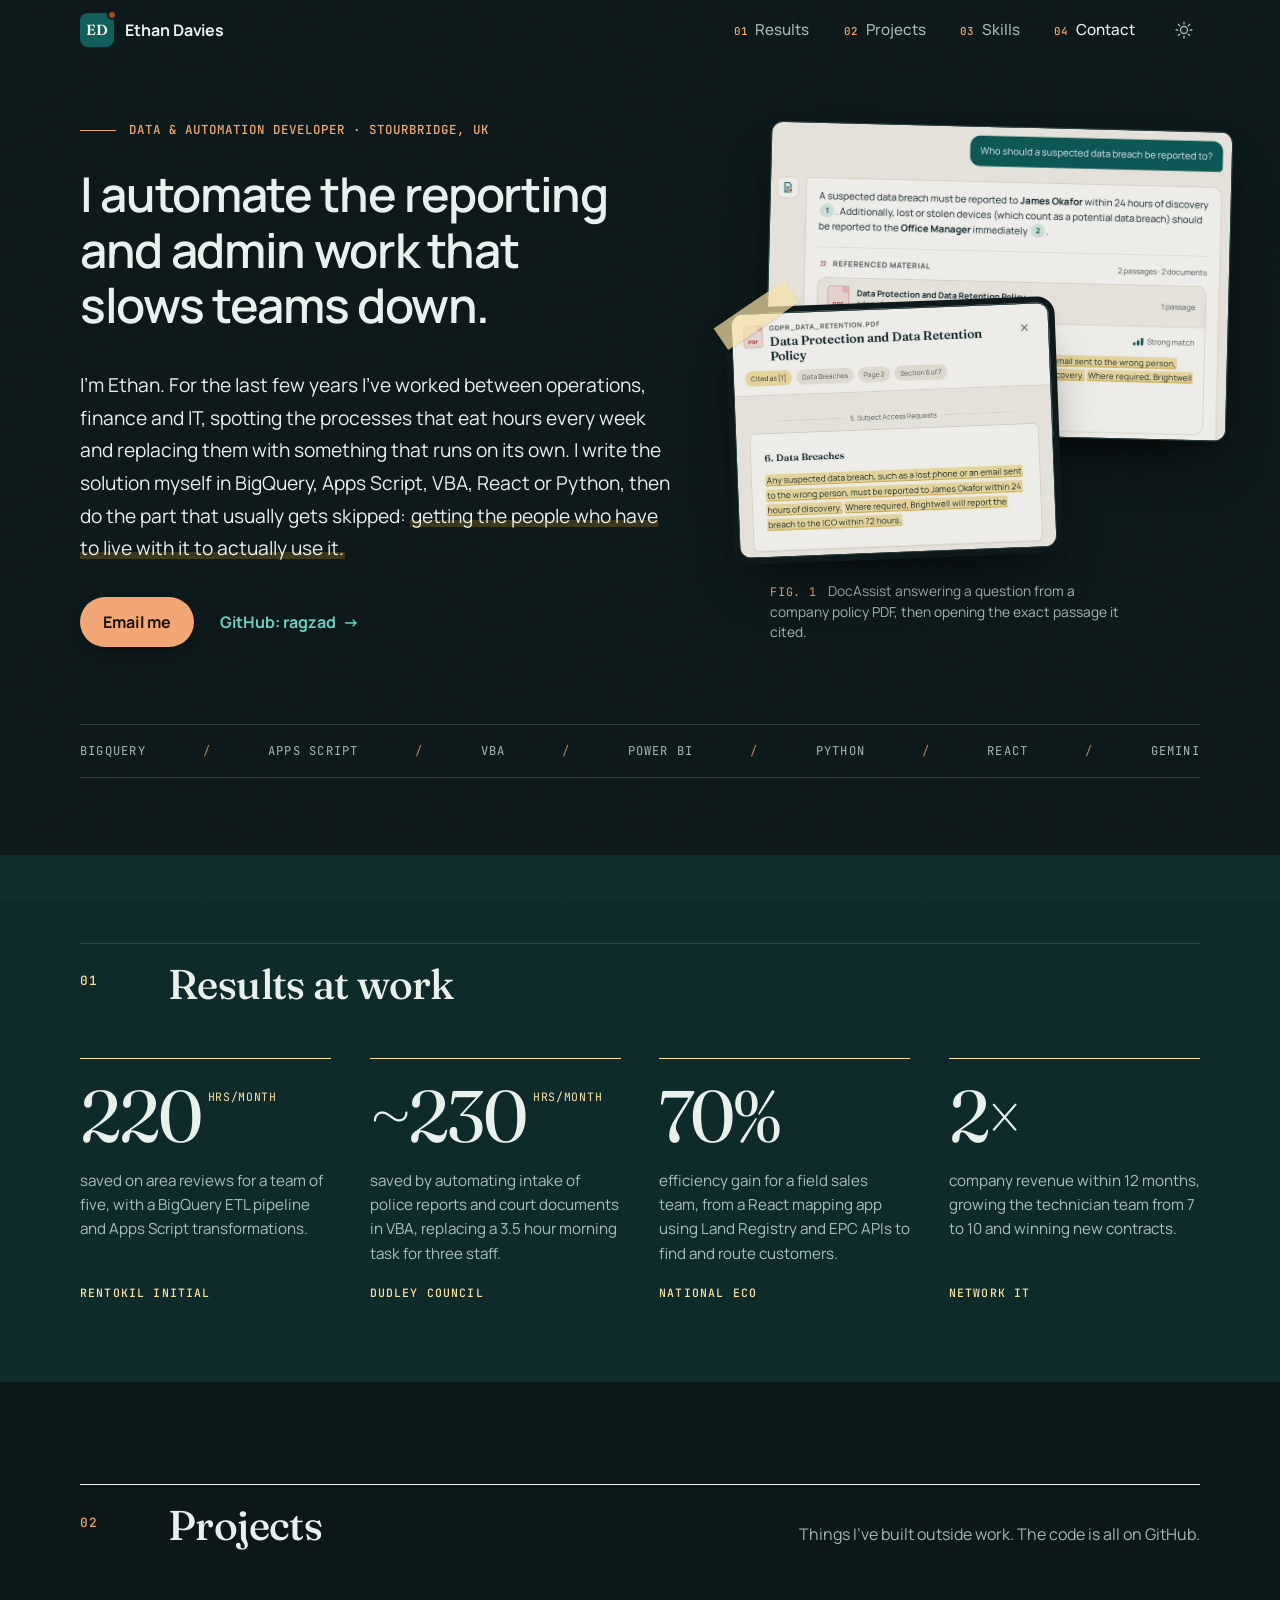
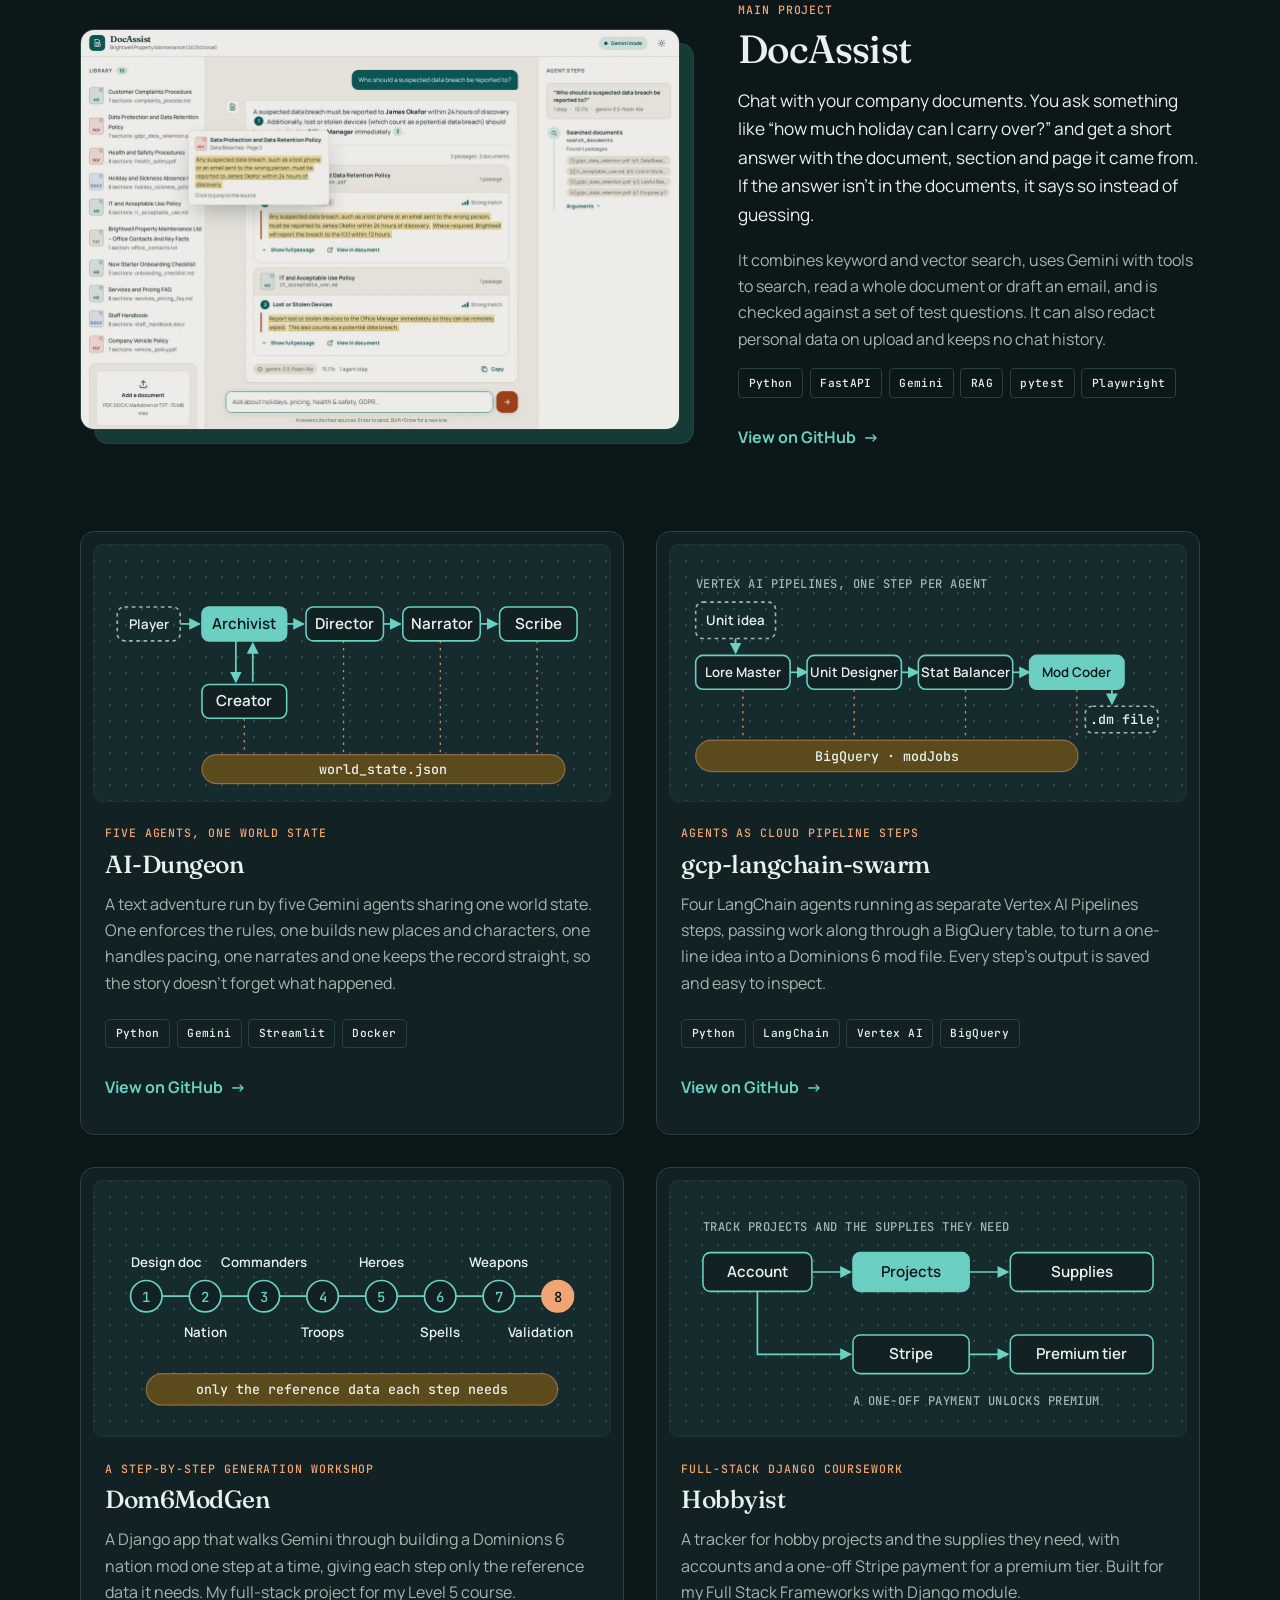
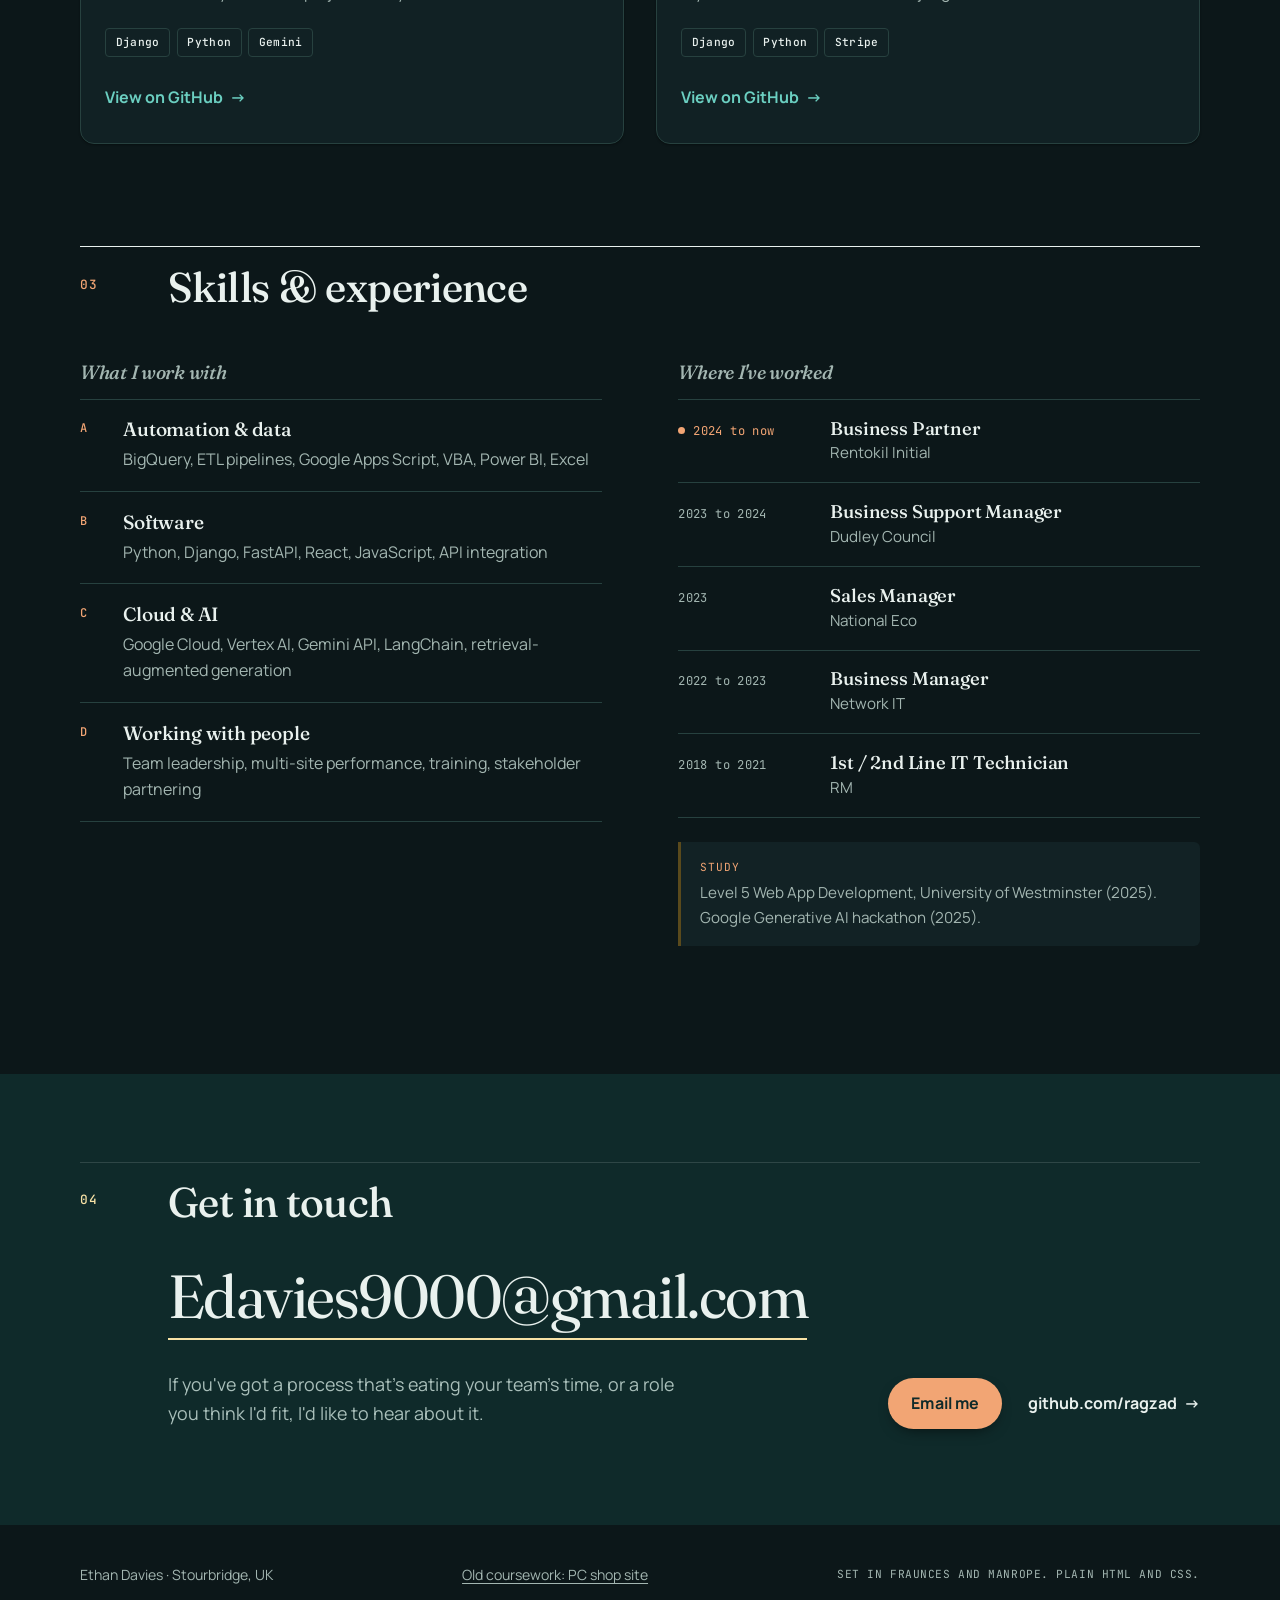
<file: index.html>
<!doctype html>
<html lang="en-GB" class="no-js">
<head>
  <meta charset="utf-8">
  <meta name="viewport" content="width=device-width, initial-scale=1">
  <title>Ethan Davies · Data &amp; automation developer</title>
  <meta name="description" content="Ethan Davies, data and automation developer in Stourbridge, UK. BigQuery, Apps Script, VBA, Power BI, Python and Gemini.">
  <meta name="color-scheme" content="dark light">
  <meta name="theme-color" content="#0C1719">
  <script>
    (function () {
      var d = document.documentElement, t = 'dark';
      try { t = localStorage.getItem('theme') === 'light' ? 'light' : 'dark'; } catch (e) {}
      d.setAttribute('data-theme', t);
      d.className = d.className.replace('no-js', 'js');
    })();
  </script>
  <link rel="canonical" href="https://ragzad.github.io/">
  <meta property="og:title" content="Ethan Davies · Data &amp; automation developer">
  <meta property="og:description" content="I automate the reporting and admin work that slows teams down.">
  <meta property="og:type" content="website">
  <meta property="og:url" content="https://ragzad.github.io/">
  <meta property="og:site_name" content="Ethan Davies">
  <meta property="og:locale" content="en_GB">
  <meta property="og:image" content="https://ragzad.github.io/assets/og.jpg">
  <meta property="og:image:width" content="1200">
  <meta property="og:image:height" content="630">
  <meta property="og:image:alt" content="Ethan Davies, data and automation developer. I automate the reporting and admin work that slows teams down.">
  <meta name="twitter:card" content="summary_large_image">
  <link rel="icon" href="assets/favicon.svg" type="image/svg+xml">
  <link rel="apple-touch-icon" href="assets/apple-touch-icon.png">
  <link rel="preconnect" href="https://fonts.googleapis.com">
  <link rel="preconnect" href="https://fonts.gstatic.com" crossorigin>
  <link rel="stylesheet" href="https://fonts.googleapis.com/css2?family=Fraunces:ital,opsz,wght@0,9..144,300..600;1,9..144,400..500&family=JetBrains+Mono:wght@400;500&family=Manrope:wght@400;500;700&display=swap">
  <link rel="preload" as="image" href="assets/hero-answer.webp" type="image/webp">
  <link rel="stylesheet" href="assets/site.css">
  <script src="assets/site.js" defer></script>
</head>
<body>
  <a class="skip" href="#main">Skip to content</a>

  <header class="top" id="top-bar">
    <div class="wrap top-inner">
      <a class="brand" href="#top" aria-label="Ethan Davies, back to top">
        <span class="mark" aria-hidden="true">ED</span>
        <span class="brand-name">Ethan Davies</span>
      </a>
      <div class="top-right">
      <nav aria-label="Sections">
        <ul>
          <li><a href="#results"><span class="n" aria-hidden="true">01</span>Results</a></li>
          <li><a href="#projects"><span class="n" aria-hidden="true">02</span>Projects</a></li>
          <li><a href="#skills"><span class="n" aria-hidden="true">03</span>Skills</a></li>
          <li><a href="#contact"><span class="n" aria-hidden="true">04</span>Contact</a></li>
        </ul>
      </nav>
      <button class="theme-toggle" type="button" aria-label="Light mode" aria-pressed="false" title="Switch to light mode">
        <svg class="sun" viewBox="0 0 24 24" fill="none" stroke="currentColor" stroke-width="1.6" stroke-linecap="round" aria-hidden="true" focusable="false"><circle cx="12" cy="12" r="4.2"/><path d="M12 2.5v2.2M12 19.3v2.2M2.5 12h2.2M19.3 12h2.2M5.3 5.3l1.6 1.6M17.1 17.1l1.6 1.6M5.3 18.7l1.6-1.6M17.1 6.9l1.6-1.6"/></svg>
        <svg class="moon" viewBox="0 0 24 24" fill="none" stroke="currentColor" stroke-width="1.6" stroke-linejoin="round" aria-hidden="true" focusable="false"><path d="M20 14.6A8.2 8.2 0 0 1 9.4 4a8.2 8.2 0 1 0 10.6 10.6z"/></svg>
      </button>
      </div>
    </div>
  </header>

  <main id="main">
    <section class="hero" id="top" aria-labelledby="hero-title">
      <div class="wrap hero-grid">
        <div class="hero-main">
          <p class="eyebrow">Data &amp; automation developer · Stourbridge, UK</p>
          <h1 id="hero-title">I automate the reporting and admin work that slows teams down.</h1>
          <p class="lead">
            I'm Ethan. For the last few years I've worked between operations, finance and IT, spotting the
            processes that eat hours every week and replacing them with something that runs on its own.
            I write the solution myself in BigQuery, Apps Script, VBA, React or Python, then do the part that
            usually gets skipped: <mark>getting the people who have to live with it to actually use it.</mark>
          </p>
          <p class="hero-links">
            <a class="btn" href="mailto:Edavies9000@gmail.com">Email me</a>
            <a class="link-arrow" href="https://github.com/ragzad">GitHub: ragzad</a>
            <!-- CV download: add when ready
            <a class="link-arrow" href="assets/Ethan-Davies-CV.pdf">Download my CV (PDF)</a>
            -->
          </p>
        </div>

        <figure class="plate" aria-labelledby="fig1">
          <div class="plate-stack">
            <a class="plate-back" href="https://github.com/ragzad/DocAssist" tabindex="-1" aria-hidden="true">
              <picture>
                <source srcset="assets/hero-answer.webp" type="image/webp">
                <img src="assets/hero-answer.jpg" width="1000" height="668" fetchpriority="high" decoding="async" alt="">
              </picture>
            </a>
            <div class="plate-front">
              <picture>
                <source srcset="assets/hero-source.webp" type="image/webp">
                <img src="assets/hero-source.jpg" width="760" height="585" decoding="async"
                     alt="The cited passage opened in the source document, section 6 on page 2, with the matching sentences highlighted">
              </picture>
            </div>
          </div>
          <figcaption id="fig1"><span class="fig-n">Fig. 1</span> DocAssist answering a question from a company policy PDF, then opening the exact passage it cited.</figcaption>
        </figure>
      </div>

      <div class="wrap">
        <p class="dateline" aria-label="Tools I use most">
          <span>BigQuery</span><span class="sep" aria-hidden="true">/</span><span>Apps Script</span><span class="sep" aria-hidden="true">/</span><span>VBA</span><span class="sep" aria-hidden="true">/</span><span>Power BI</span><span class="sep" aria-hidden="true">/</span><span>Python</span><span class="sep" aria-hidden="true">/</span><span>React</span><span class="sep" aria-hidden="true">/</span><span>Gemini</span>
        </p>
      </div>
    </section>

    <section class="results" id="results" aria-labelledby="results-title">
      <div class="wrap">
        <header class="sec-head on-band">
          <span class="sec-num" aria-hidden="true">01</span>
          <h2 id="results-title">Results at work</h2>
        </header>
        <ul class="stats">
          <li>
            <p class="num"><span class="fig" data-count="220">220</span><span class="unit">hrs/month</span></p>
            <p>saved on area reviews for a team of five, with a BigQuery ETL pipeline and Apps Script transformations.</p>
            <p class="where">Rentokil Initial</p>
          </li>
          <li>
            <p class="num"><span class="fig" data-count="230" data-prefix="~">~230</span><span class="unit">hrs/month</span></p>
            <p>saved by automating intake of police reports and court documents in VBA, replacing a 3.5 hour morning task for three staff.</p>
            <p class="where">Dudley Council</p>
          </li>
          <li>
            <p class="num"><span class="fig" data-count="70" data-suffix="%">70%</span></p>
            <p>efficiency gain for a field sales team, from a React mapping app using Land Registry and EPC APIs to find and route customers.</p>
            <p class="where">National Eco</p>
          </li>
          <li>
            <p class="num"><span class="fig">2&times;</span></p>
            <p>company revenue within 12 months, growing the technician team from 7 to 10 and winning new contracts.</p>
            <p class="where">Network IT</p>
          </li>
        </ul>
      </div>
    </section>

    <section class="section" id="projects" aria-labelledby="projects-title">
      <div class="wrap">
        <header class="sec-head">
          <span class="sec-num" aria-hidden="true">02</span>
          <h2 id="projects-title">Projects</h2>
          <p class="sec-note">Things I've built outside work. The code is all on GitHub.</p>
        </header>

        <article class="feature">
          <a class="feature-shot" href="https://github.com/ragzad/DocAssist" tabindex="-1" aria-hidden="true">
            <picture>
              <source srcset="assets/docassist.webp" type="image/webp">
              <img src="assets/docassist.jpg" width="1200" height="800" loading="lazy" decoding="async"
                   alt="DocAssist answering a question about company policy, with numbered citations and the referenced passages underneath">
            </picture>
          </a>
          <div class="feature-body">
            <p class="kicker">Main project</p>
            <h3><a href="https://github.com/ragzad/DocAssist">DocAssist</a></h3>
            <p class="feature-lead">
              Chat with your company documents. You ask something like &ldquo;how much holiday can I carry over?&rdquo; and
              get a short answer with the document, section and page it came from. If the answer isn't in the
              documents, it says so instead of guessing.
            </p>
            <p>
              It combines keyword and vector search, uses Gemini with tools to search, read a whole document or
              draft an email, and is checked against a set of test questions. It can also redact personal data on
              upload and keeps no chat history.
            </p>
            <ul class="tags" aria-label="Built with">
              <li>Python</li><li>FastAPI</li><li>Gemini</li><li>RAG</li><li>pytest</li><li>Playwright</li>
            </ul>
            <a class="link-arrow" href="https://github.com/ragzad/DocAssist">View on GitHub</a>
          </div>
        </article>

        <div class="grid">
          <article class="card">
            <div class="thumb" aria-hidden="true">
              <svg viewBox="0 0 400 190" role="presentation" focusable="false">
                <defs><marker id="ah1" viewBox="0 0 8 8" refX="7" refY="4" markerWidth="7" markerHeight="7" orient="auto"><path d="M0 0L8 4L0 8z" class="ahead"/></marker></defs>
                <g class="edges" marker-end="url(#ah1)">
                  <path d="M58 52H74"/><path d="M146 52H160"/><path d="M226 52H240"/><path d="M306 52H320"/>
                  <path d="M104 66V100"/><path d="M118 100V68"/>
                </g>
                <g class="dash"><path d="M111 130V160M193 66V160M273 66V160M353 66V160" /></g>
                <rect class="node ghost" x="6" y="38" width="52" height="28" rx="6"/><text class="lbl sm" x="32" y="56">Player</text>
                <rect class="node key" x="76" y="38" width="70" height="28" rx="6"/><text class="lbl on" x="111" y="56">Archivist</text>
                <rect class="node" x="162" y="38" width="64" height="28" rx="6"/><text class="lbl" x="194" y="56">Director</text>
                <rect class="node" x="242" y="38" width="64" height="28" rx="6"/><text class="lbl" x="274" y="56">Narrator</text>
                <rect class="node" x="322" y="38" width="64" height="28" rx="6"/><text class="lbl" x="354" y="56">Scribe</text>
                <rect class="node" x="76" y="102" width="70" height="28" rx="6"/><text class="lbl" x="111" y="120">Creator</text>
                <rect class="store" x="76" y="160" width="300" height="24" rx="12"/><text class="lbl mono" x="226" y="176">world_state.json</text>
              </svg>
            </div>
            <p class="kicker">Five agents, one world state</p>
            <h3><a href="https://github.com/ragzad/AI-Dungeon">AI-Dungeon</a></h3>
            <p>A text adventure run by five Gemini agents sharing one world state. One enforces the rules, one builds new places and characters, one handles pacing, one narrates and one keeps the record straight, so the story doesn't forget what happened.</p>
            <ul class="tags" aria-label="Built with"><li>Python</li><li>Gemini</li><li>Streamlit</li><li>Docker</li></ul>
            <a class="link-arrow" href="https://github.com/ragzad/AI-Dungeon">View on GitHub</a>
          </article>

          <article class="card">
            <div class="thumb" aria-hidden="true">
              <svg viewBox="0 0 400 190" role="presentation" focusable="false">
                <defs><marker id="ah2" viewBox="0 0 8 8" refX="7" refY="4" markerWidth="7" markerHeight="7" orient="auto"><path d="M0 0L8 4L0 8z" class="ahead"/></marker></defs>
                <g class="edges" marker-end="url(#ah2)">
                  <path d="M41 64V76"/><path d="M86 92H100"/><path d="M178 92H192"/><path d="M270 92H284"/><path d="M352 106V118"/>
                </g>
                <g class="dash"><path d="M47 106V146M139 106V146M231 106V146M323 106V146"/></g>
                <rect class="node ghost" x="8" y="34" width="66" height="30" rx="6"/><text class="lbl sm" x="41" y="53">Unit idea</text>
                <rect class="node" x="8" y="78" width="78" height="28" rx="6"/><text class="lbl sm" x="47" y="96">Lore Master</text>
                <rect class="node" x="100" y="78" width="78" height="28" rx="6"/><text class="lbl sm" x="139" y="96">Unit Designer</text>
                <rect class="node" x="192" y="78" width="78" height="28" rx="6"/><text class="lbl sm" x="231" y="96">Stat Balancer</text>
                <rect class="node key" x="284" y="78" width="78" height="28" rx="6"/><text class="lbl sm on" x="323" y="96">Mod Coder</text>
                <rect class="node ghost" x="330" y="120" width="60" height="22" rx="6"/><text class="lbl mono sm" x="360" y="135">.dm file</text>
                <rect class="store" x="8" y="148" width="316" height="26" rx="13"/><text class="lbl mono" x="166" y="165">BigQuery · modJobs</text>
                <text class="cap" x="8" y="22">Vertex AI Pipelines, one step per agent</text>
              </svg>
            </div>
            <p class="kicker">Agents as cloud pipeline steps</p>
            <h3><a href="https://github.com/ragzad/gcp-langchain-swarm">gcp-langchain-swarm</a></h3>
            <p>Four LangChain agents running as separate Vertex AI Pipelines steps, passing work along through a BigQuery table, to turn a one-line idea into a Dominions 6 mod file. Every step's output is saved and easy to inspect.</p>
            <ul class="tags" aria-label="Built with"><li>Python</li><li>LangChain</li><li>Vertex AI</li><li>BigQuery</li></ul>
            <a class="link-arrow" href="https://github.com/ragzad/gcp-langchain-swarm">View on GitHub</a>
          </article>

          <article class="card">
            <div class="thumb" aria-hidden="true">
              <svg viewBox="0 0 400 190" role="presentation" focusable="false">
                <path class="track" d="M30 82H370"/>
                <g class="steps">
                  <circle cx="30" cy="82" r="13"/><circle cx="78.6" cy="82" r="13"/><circle cx="127.1" cy="82" r="13"/><circle cx="175.7" cy="82" r="13"/>
                  <circle cx="224.3" cy="82" r="13"/><circle cx="272.9" cy="82" r="13"/><circle cx="321.4" cy="82" r="13"/><circle class="last" cx="370" cy="82" r="13"/>
                </g>
                <g class="stepn">
                  <text x="30" y="86.5">1</text><text x="78.6" y="86.5">2</text><text x="127.1" y="86.5">3</text><text x="175.7" y="86.5">4</text>
                  <text x="224.3" y="86.5">5</text><text x="272.9" y="86.5">6</text><text x="321.4" y="86.5">7</text><text x="370" y="86.5" class="on">8</text>
                </g>
                <g class="lbl sm">
                  <text x="17" y="58" style="text-anchor:start">Design doc</text><text x="127.1" y="58">Commanders</text><text x="224.3" y="58">Heroes</text><text x="321.4" y="58">Weapons</text>
                  <text x="78.6" y="116">Nation</text><text x="175.7" y="116">Troops</text><text x="272.9" y="116">Spells</text><text x="383" y="116" style="text-anchor:end">Validation</text>
                </g>
                <rect class="store" x="30" y="146" width="340" height="26" rx="13"/><text class="lbl mono" x="200" y="163">only the reference data each step needs</text>
              </svg>
            </div>
            <p class="kicker">A step-by-step generation workshop</p>
            <h3><a href="https://github.com/ragzad/Dom6ModGen">Dom6ModGen</a></h3>
            <p>A Django app that walks Gemini through building a Dominions 6 nation mod one step at a time, giving each step only the reference data it needs. My full-stack project for my Level 5 course.</p>
            <ul class="tags" aria-label="Built with"><li>Django</li><li>Python</li><li>Gemini</li></ul>
            <a class="link-arrow" href="https://github.com/ragzad/Dom6ModGen">View on GitHub</a>
          </article>

          <article class="card">
            <div class="thumb" aria-hidden="true">
              <svg viewBox="0 0 400 190" role="presentation" focusable="false">
                <defs><marker id="ah4" viewBox="0 0 8 8" refX="7" refY="4" markerWidth="7" markerHeight="7" orient="auto"><path d="M0 0L8 4L0 8z" class="ahead"/></marker></defs>
                <g class="edges" marker-end="url(#ah4)">
                  <path d="M104 62H136"/><path d="M234 62H266"/><path d="M59 78V130H136"/><path d="M234 130H266"/>
                </g>
                <rect class="node" x="14" y="46" width="90" height="32" rx="6"/><text class="lbl" x="59" y="66">Account</text>
                <rect class="node key" x="138" y="46" width="96" height="32" rx="6"/><text class="lbl on" x="186" y="66">Projects</text>
                <rect class="node" x="268" y="46" width="118" height="32" rx="6"/><text class="lbl" x="327" y="66">Supplies</text>
                <rect class="node" x="138" y="114" width="96" height="32" rx="6"/><text class="lbl" x="186" y="134">Stripe</text>
                <rect class="node" x="268" y="114" width="118" height="32" rx="6"/><text class="lbl" x="327" y="134">Premium tier</text>
                <text class="cap" x="14" y="28">Track projects and the supplies they need</text>
                <text class="cap" x="138" y="172">A one-off payment unlocks premium</text>
              </svg>
            </div>
            <p class="kicker">Full-stack Django coursework</p>
            <h3><a href="https://github.com/ragzad/Hobbyist">Hobbyist</a></h3>
            <p>A tracker for hobby projects and the supplies they need, with accounts and a one-off Stripe payment for a premium tier. Built for my Full Stack Frameworks with Django module.</p>
            <ul class="tags" aria-label="Built with"><li>Django</li><li>Python</li><li>Stripe</li></ul>
            <a class="link-arrow" href="https://github.com/ragzad/Hobbyist">View on GitHub</a>
          </article>
        </div>
      </div>
    </section>

    <section class="section" id="skills" aria-labelledby="skills-title">
      <div class="wrap">
        <header class="sec-head">
          <span class="sec-num" aria-hidden="true">03</span>
          <h2 id="skills-title">Skills &amp; experience</h2>
        </header>
        <div class="two-col">
          <div>
            <h3 class="col-title">What I work with</h3>
            <dl class="skills">
              <div><dt>Automation &amp; data</dt><dd>BigQuery, ETL pipelines, Google Apps Script, VBA, Power BI, Excel</dd></div>
              <div><dt>Software</dt><dd>Python, Django, FastAPI, React, JavaScript, API integration</dd></div>
              <div><dt>Cloud &amp; AI</dt><dd>Google Cloud, Vertex AI, Gemini API, LangChain, retrieval-augmented generation</dd></div>
              <div><dt>Working with people</dt><dd>Team leadership, multi-site performance, training, stakeholder partnering</dd></div>
            </dl>
          </div>
          <div>
            <h3 class="col-title" id="work-title">Where I've worked</h3>
            <ol class="timeline" aria-labelledby="work-title">
              <li><span class="when">2024 to now</span><span class="role">Business Partner</span><span class="org">Rentokil Initial</span></li>
              <li><span class="when">2023 to 2024</span><span class="role">Business Support Manager</span><span class="org">Dudley Council</span></li>
              <li><span class="when">2023</span><span class="role">Sales Manager</span><span class="org">National Eco</span></li>
              <li><span class="when">2022 to 2023</span><span class="role">Business Manager</span><span class="org">Network IT</span></li>
              <li><span class="when">2018 to 2021</span><span class="role">1st / 2nd Line IT Technician</span><span class="org">RM</span></li>
            </ol>
            <p class="edu"><span class="edu-label">Study</span> Level 5 Web App Development, University of Westminster (2025). Google Generative AI hackathon (2025).</p>
          </div>
        </div>
      </div>
    </section>

    <section class="contact" id="contact" aria-labelledby="contact-title">
      <div class="wrap contact-grid">
        <header class="sec-head on-band">
          <span class="sec-num" aria-hidden="true">04</span>
          <h2 id="contact-title">Get in touch</h2>
        </header>
        <div class="contact-body">
          <p class="contact-lead">If you've got a process that's eating your team's time, or a role you think I'd fit, I'd like to hear about it.</p>
          <p class="contact-mail"><a href="mailto:Edavies9000@gmail.com">Edavies9000@gmail.com</a></p>
          <p class="hero-links">
            <a class="btn btn-light" href="mailto:Edavies9000@gmail.com">Email me</a>
            <a class="link-arrow on-dark" href="https://github.com/ragzad">github.com/ragzad</a>
          </p>
        </div>
      </div>
    </section>
  </main>

  <footer class="foot">
    <div class="wrap foot-inner">
      <p>Ethan Davies · Stourbridge, UK</p>
      <p><a href="pc-shop/">Old coursework: PC shop site</a></p>
      <p class="colophon">Set in Fraunces and Manrope. Plain HTML and CSS.</p>
    </div>
  </footer>
</body>
</html>
</file>
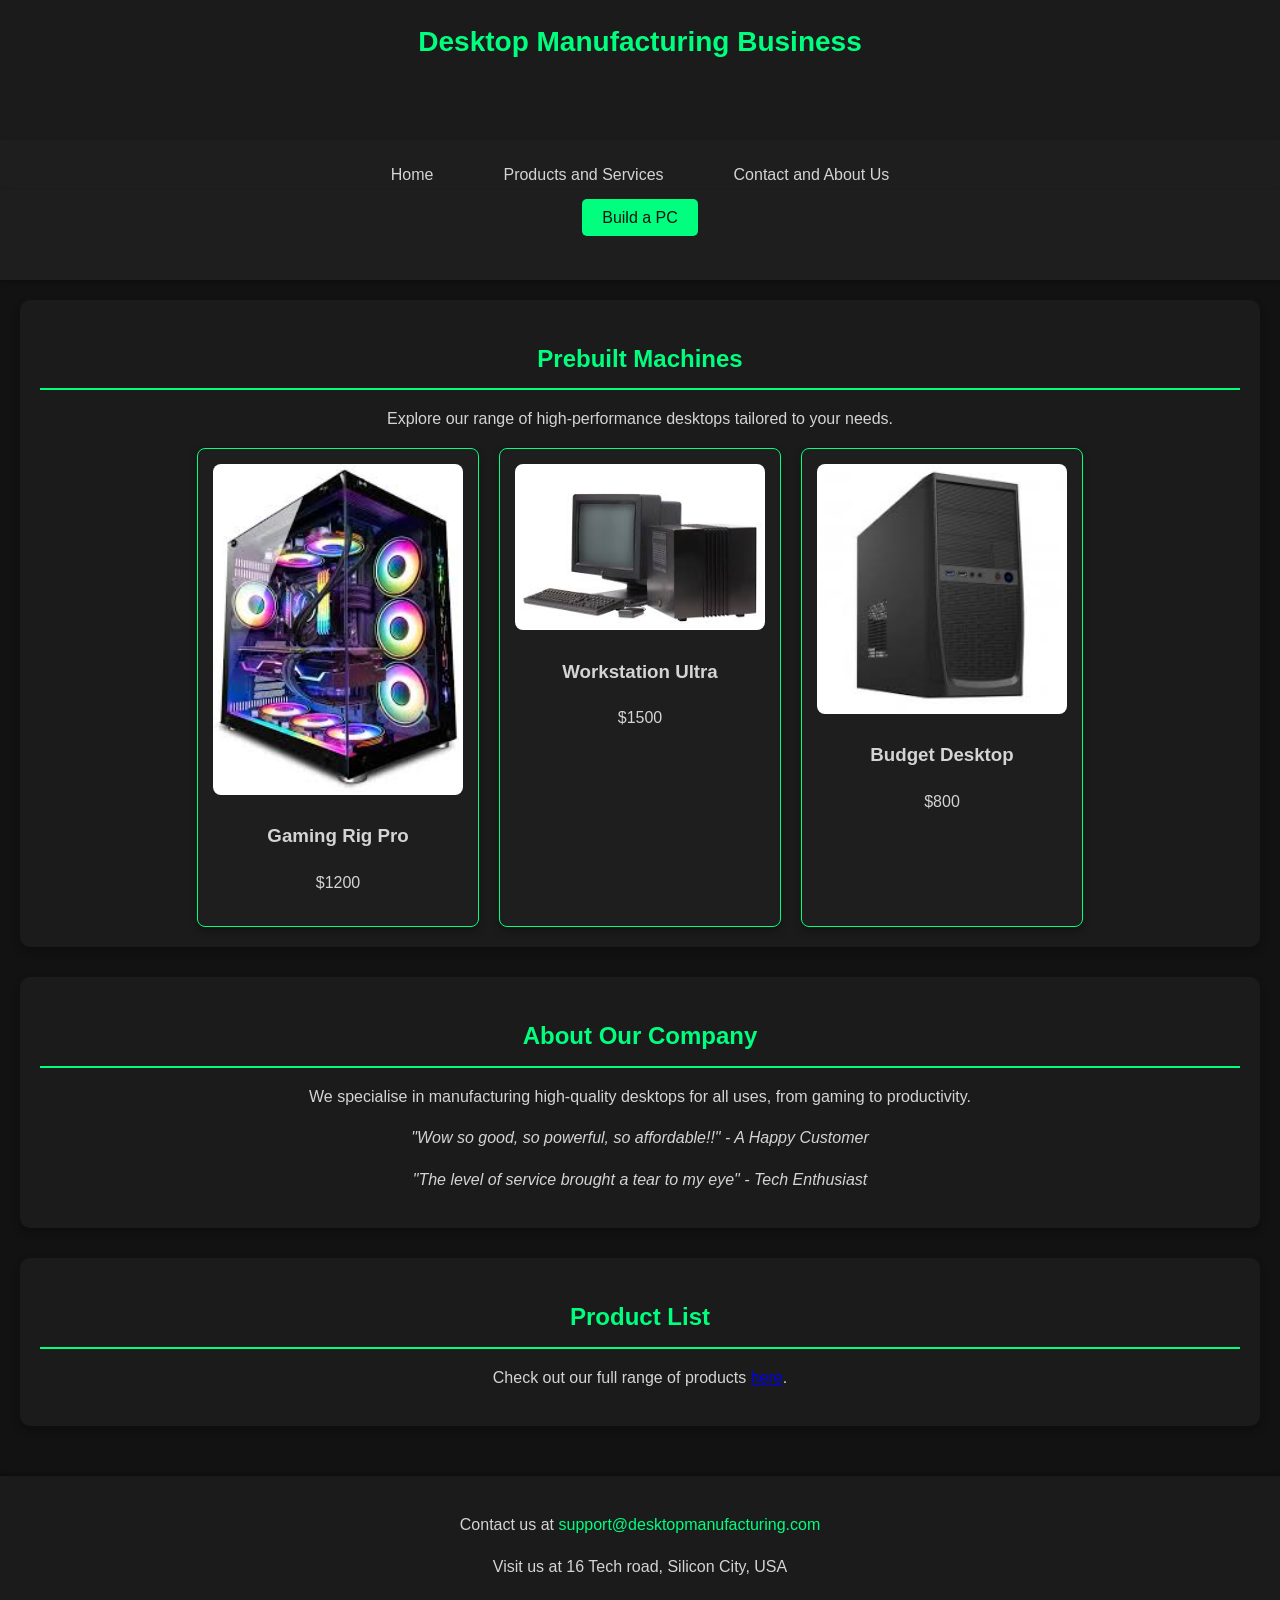
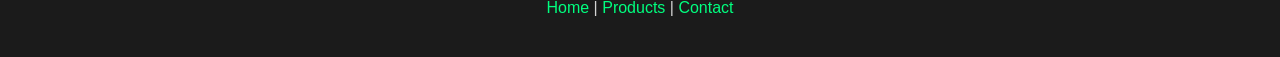
<file: pc-shop/index.html>
<!DOCTYPE html>
<html lang="en">
<head>
    <meta charset="UTF-8">
    <meta name="viewport" content="width=device-width, initial-scale=1.0">
    <title>Desktop Manufacturing Business - Home</title>
    <!-- Link to the external CSS file -->
    <link rel="stylesheet" href="styles.css">
</head>
<body>
    <!-- Header with logo -->
    <header>
        <div class="logo">Desktop Manufacturing Business</div>
    </header>

    <!-- Navigation bar -->
    <nav>
        <ul class="nav-links">
            <li><a href="index.html">Home</a></li>
            <li><a href="products.html">Products and Services</a></li>
            <li><a href="contact.html">Contact and About Us</a></li>
        </ul>
    </nav>

    <!-- Banner bar with Build a PC -->
    <div class="banner-bar">
        <a href="buildapc.html">Build a PC</a>
    </div>

    <!-- Content area -->
    <main>
        <!-- Prebuilt Machines Section -->
        <section class="section" id="prebuilt-machines">
            <h2>Prebuilt Machines</h2>
            <p>Explore our range of high-performance desktops tailored to your needs.</p>
            <div class="machines-container">
                <div class="machine-box">
                    <img src="images/one.jpg" alt="Gaming Rig Pro">
                    <h3>Gaming Rig Pro</h3>
                    <p>$1200</p>
                </div>
                <div class="machine-box">
                    <img src="images/two.jpg" alt="Workstation Ultra">
                    <h3>Workstation Ultra</h3>
                    <p>$1500</p>
                </div>
                <div class="machine-box">
                    <img src="images/three.jpg" alt="Budget Desktop">
                    <h3>Budget Desktop</h3>
                    <p>$800</p>
                </div>
            </div>
        </section>

        <!-- Intro Section -->
        <section class="section" id="company-intro">
            <h2>About Our Company</h2>
            <p>We specialise in manufacturing high-quality desktops for all uses, from gaming to productivity.</p>
            <blockquote>
                <em>"Wow so good, so powerful, so affordable!!" - A Happy Customer</em>
            </blockquote>
            <blockquote>
                <em>"The level of service brought a tear to my eye" - Tech Enthusiast</em>
            </blockquote>
        </section>

        <!-- Product List Section -->
        <section class="section" id="product-list">
            <h2>Product List</h2>
            <p>Check out our full range of products <a href="products.html">here</a>.</p>
        </section>
    </main>

    <!-- Footer Section -->
    <footer class="footer">
        <p>Contact us at <a href="mailto:support@desktopmanufacturing.com">support@desktopmanufacturing.com</a></p>
        <p>Visit us at 16 Tech road, Silicon City, USA</p>
        <p><a href="index.html">Home</a> | <a href="products.html">Products</a> | <a href="contact.html">Contact</a></p>
    </footer>
</body>
</html>
</file>
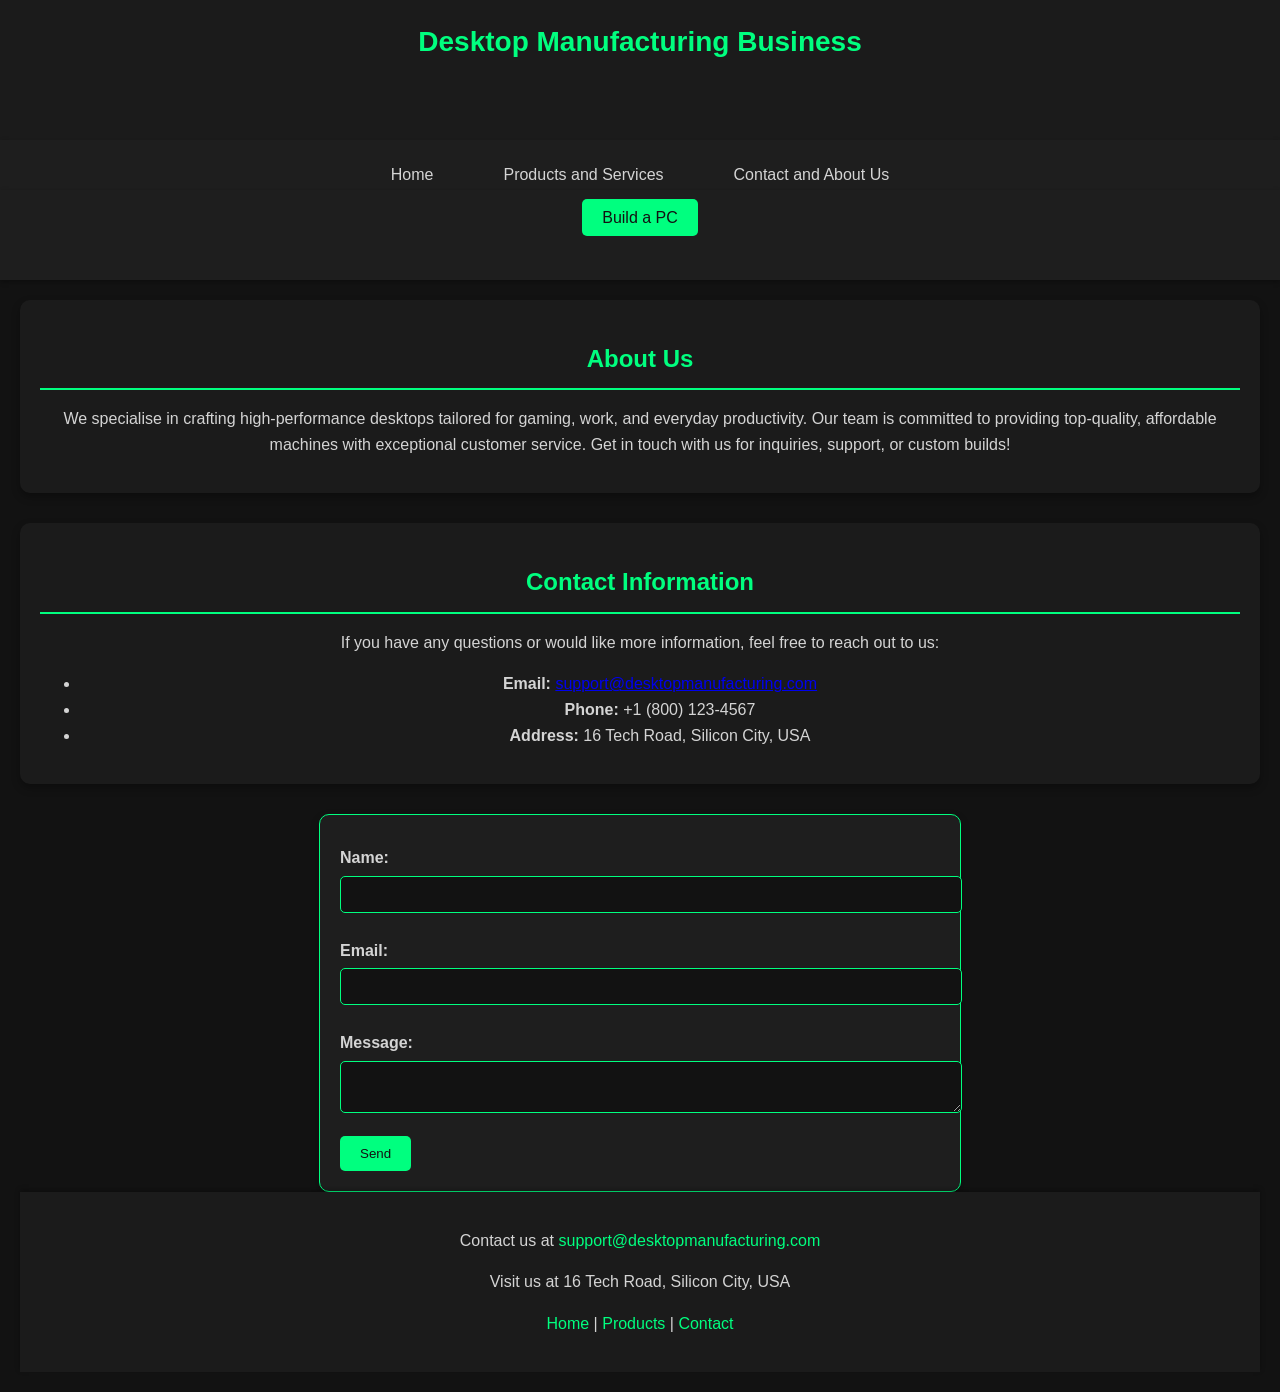
<file: pc-shop/contact.html>
<!DOCTYPE html>
<html lang="en">
<head>
    <meta charset="UTF-8">
    <meta name="viewport" content="width=device-width, initial-scale=1.0">
    <title>Desktop Manufacturing Business - Contact</title>
    <link rel="stylesheet" href="styles.css">
</head>
<body>
    <!-- Header with logo -->
    <header>
        <div class="logo">Desktop Manufacturing Business</div>
    </header>

    <!-- Navigation bar -->
    <nav>
        <ul class="nav-links">
            <li><a href="index.html">Home</a></li>
            <li><a href="products.html">Products and Services</a></li>
            <li><a href="contact.html">Contact and About Us</a></li>
        </ul>
    </nav>

    <!-- Banner bar with Build a PC -->
    <div class="banner-bar">
        <a href="buildapc.html">Build a PC</a>
    </div>

    <!-- Main Content -->
    <main>
        <!-- Company Synopsis -->
        <section class="section" id="company-synopsis">
            <h2>About Us</h2>
            <p>We specialise in crafting high-performance desktops tailored for gaming, work, and everyday productivity. Our team is committed to providing top-quality, affordable machines with exceptional customer service. Get in touch with us for inquiries, support, or custom builds!</p>
        </section>

        <!-- Contact Information -->
        <section class="section" id="contact-info">
            <h2>Contact Information</h2>
            <p>If you have any questions or would like more information, feel free to reach out to us:</p>
            <ul>
                <li><strong>Email:</strong> <a href="mailto:support@desktopmanufacturing.com">support@desktopmanufacturing.com</a></li>
                <li><strong>Phone:</strong> +1 (800) 123-4567</li>
                <li><strong>Address:</strong> 16 Tech Road, Silicon City, USA</li>
            </ul>
        </section>
        <!-- Contact form -->
        <form id="contact-form">
            <label for="name">Name:</label>
            <input type="text" id="name" required>
            
            <label for="email">Email:</label>
            <input type="email" id="email" required>
            
            <label for="message">Message:</label>
            <textarea id="message" required></textarea>
            
            <button type="submit">Send</button>
        </form>
    <script>
        document.getElementById('contact-form').addEventListener('submit', function(event) {
            event.preventDefault();
            const name = document.getElementById('name').value.trim();
            const email = document.getElementById('email').value.trim();
            const message = document.getElementById('message').value.trim();
        
            if (name && email && message) {
                alert('Message sent successfully!');
                this.reset();
            } else {
                alert('Please fill out all fields.');
            }
        });
    </script>
        

    <!-- Footer Section -->
    <footer class="footer">
        <p>Contact us at <a href="mailto:support@desktopmanufacturing.com">support@desktopmanufacturing.com</a></p>
        <p>Visit us at 16 Tech Road, Silicon City, USA</p>
        <p><a href="index.html">Home</a> | <a href="products.html">Products</a> | <a href="contact.html">Contact</a></p>
    </footer>
</body>
</html>
</file>
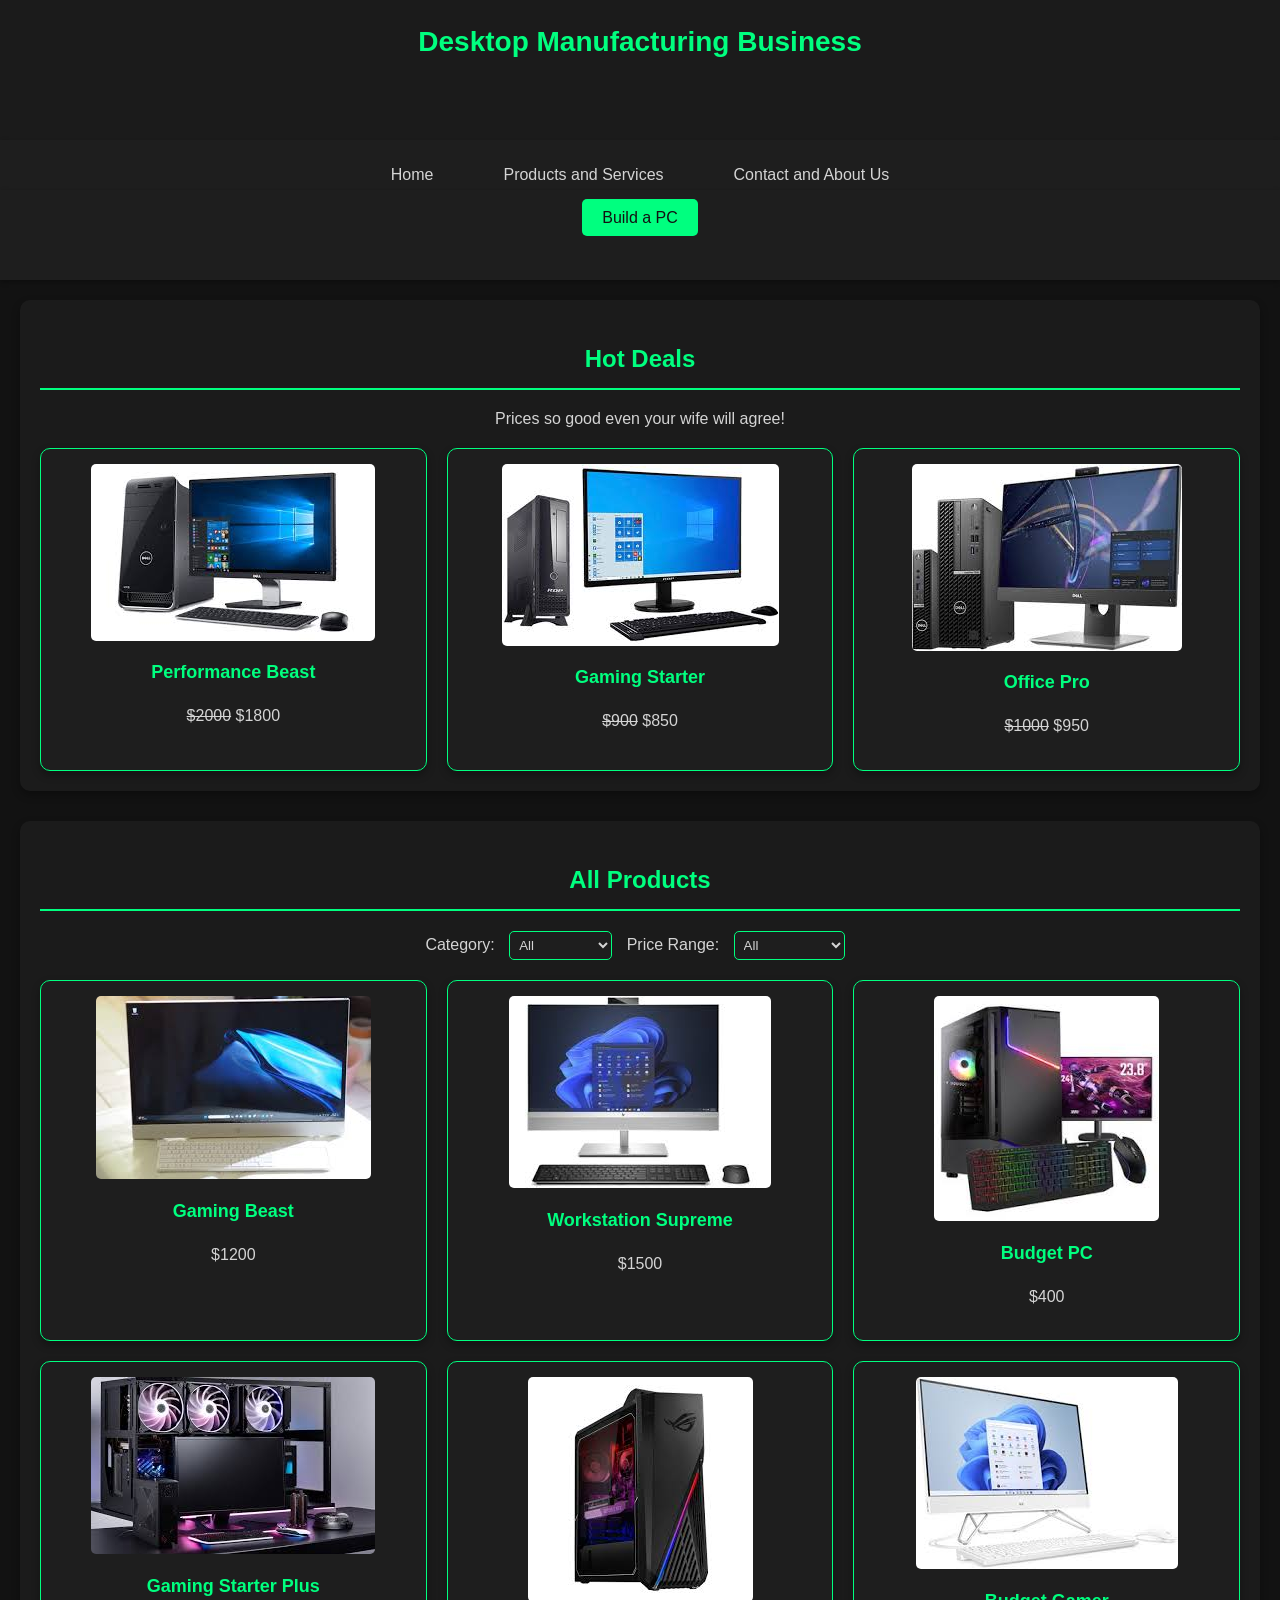
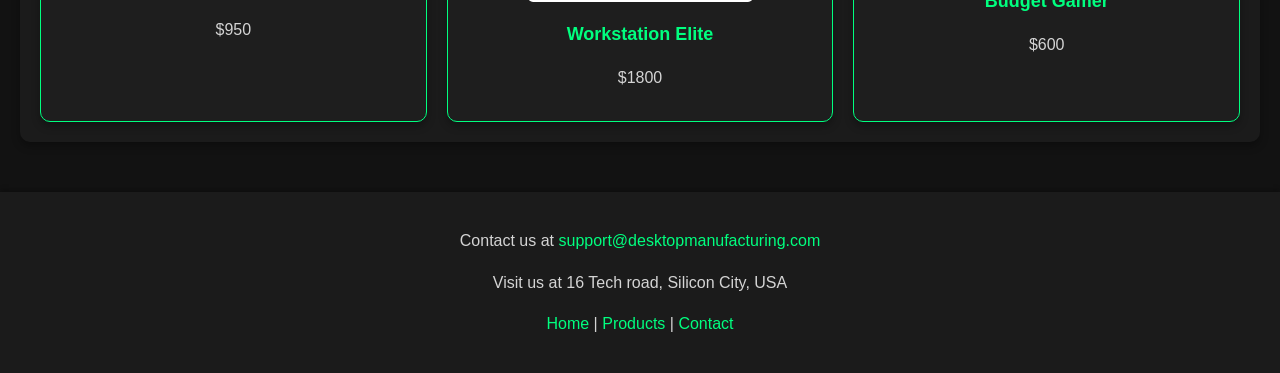
<file: pc-shop/products.html>
<!DOCTYPE html>
<html lang="en">
<head>
    <meta charset="UTF-8">
    <meta name="viewport" content="width=device-width, initial-scale=1.0">
    <title>Desktop Manufacturing Business - Products and Services</title>
    <link rel="stylesheet" href="styles.css">
</head>
<body>
    <!-- Header with logo -->
    <header>
        <div class="logo">Desktop Manufacturing Business</div>
    </header>

    <!-- Navigation bar -->
    <nav>
        <ul class="nav-links">
            <li><a href="index.html">Home</a></li>
            <li><a href="products.html">Products and Services</a></li>
            <li><a href="contact.html">Contact and About Us</a></li>
        </ul>
    </nav>

    <!-- Banner bar with Build a PC -->
    <div class="banner-bar">
        <a href="buildapc.html">Build a PC</a>
    </div>

    <!-- Content area -->
    <main>
        <!-- Hot Deals Section -->
        <section class="section" id="hot-deals">
            <h2>Hot Deals</h2>
            <p>Prices so good even your wife will agree!</p>
            <div class="deals-container">
                <div class="deal-box">
                    <img src="images/deal-one.jpg" alt="Performance Beast">
                    <h3>Performance Beast</h3>
                    <p><strike>$2000</strike> $1800</p> <!--Strike to simulate "Discount"-->
                </div>
                <div class="deal-box">
                    <img src="images/deal-two.jpg" alt="Gaming Starter">
                    <h3>Gaming Starter</h3>
                    <p><strike>$900</strike> $850</p>
                </div>
                <div class="deal-box">
                    <img src="images/deal-three.jpg" alt="Office Pro">
                    <h3>Office Pro</h3>
                    <p><strike>$1000</strike> $950</p>
                </div>
            </div>
        </section>

        <!-- Filterable Product List -->
        <section class="section" id="product-list">
            <h2>All Products</h2>
            <div class="filter-bar">
                <label for="category">Category:</label>
                <select id="category">
                    <option value="all">All</option>
                    <option value="gaming">Gaming</option>
                    <option value="workstation">Workstation</option>
                    <option value="budget">Budget</option>
                </select>

                <label for="price-range">Price Range:</label>
                <select id="price-range">
                    <option value="all">All</option>
                    <option value="0-500">Under $500</option>
                    <option value="500-1000">$500 - $1000</option>
                    <option value="1000+">Above $1000</option>
                </select>
            </div>

            <div class="products-container">
                <div class="product-box" data-category="gaming" data-price="1200">
                    <img src="images/product-one.jpg" alt="Gaming Beast">
                    <h3>Gaming Beast</h3>
                    <p>$1200</p>
                </div>
                <div class="product-box" data-category="workstation" data-price="1500">
                    <img src="images/product-two.jpg" alt="Workstation Supreme">
                    <h3>Workstation Supreme</h3>
                    <p>$1500</p>
                </div>
                <div class="product-box" data-category="budget" data-price="400">
                    <img src="images/product-three.jpg" alt="Budget PC">
                    <h3>Budget PC</h3>
                    <p>$400</p>
                </div>
                <div class="product-box" data-category="gaming" data-price="950">
                    <img src="images/product-four.jpg" alt="Gaming Starter Plus">
                    <h3>Gaming Starter Plus</h3>
                    <p>$950</p>
                </div>
                <div class="product-box" data-category="workstation" data-price="1800">
                    <img src="images/product-five.jpg" alt="Workstation Elite">
                    <h3>Workstation Elite</h3>
                    <p>$1800</p>
                </div>
                <div class="product-box" data-category="budget" data-price="600">
                    <img src="images/product-six.jpg" alt="Budget Gamer">
                    <h3>Budget Gamer</h3>
                    <p>$600</p>
                </div>
                <!-- Add more products as needed, Alternatively will create a seperate database that can push this information via an API -->
            </div>
        </section>
    </main>

    <!-- Footer Section -->
    <footer class="footer">
        <p>Contact us at <a href="mailto:support@desktopmanufacturing.com">support@desktopmanufacturing.com</a></p>
        <p>Visit us at 16 Tech road, Silicon City, USA</p>
        <p><a href="index.html">Home</a> | <a href="products.html">Products</a> | <a href="contact.html">Contact</a></p>
    </footer>

<!-- JavaScript for Filtering -->
<script>
// When the user changes a selection, the filterProducts function is called.
document.getElementById('category').addEventListener('change', filterProducts);
document.getElementById('price-range').addEventListener('change', filterProducts);

/**
 * This function filters the products based on the selected category and price range.
 */
function filterProducts() {
    // I grab the selected values from the dropdowns
    const category = document.getElementById('category').value;
    const priceRange = document.getElementById('price-range').value;

    // I select all product boxes that I need to filter
    const products = document.querySelectorAll('.product-box');

    // I go through each product and check if it matches the selected filters
    products.forEach(product => {
        const productCategory = product.dataset.category;  // Get the category of the current product
        const productPrice = parseInt(product.dataset.price, 10);  // Get the price of the product

        let show = true;  // I assume the product should be shown

        // Check if the product's category matches the selected category
        if (category !== 'all' && category !== productCategory) {
            show = false; // If not, hide the product
        }

        // See if the product's price falls within the selected price range
        if (priceRange !== 'all') {
            const [min, max] = priceRange.split('-').map(Number);  // Get the min and max price from the selected range
            if (productPrice < (min || 0) || productPrice > (max || Infinity)) {
                show = false;  // If not in the range, hide the product
            }
        }

        // Finally, I display or hide the product based on whether it matches the filters
        product.style.display = show ? 'block' : 'none';
    });
}
    </script>
</body>
</html>
</file>
<file: assets/site.css>
/* Harbour & Ember, shared with DocAssist (see github.com/ragzad/DocAssist/blob/main/docs/DESIGN.md) */
:root {
  --harbour: #0F5E5C;
  --harbour-deep: #0B4846;
  --ember: #A8471E;
  --parchment: #F6F2EA;
  --honey: #F7E2A6;
  --ink: #132A2E;

  --bg: var(--parchment);
  --surface: #FFFDF9;
  --surface-2: #EFE8DC;
  --line: #DCD2C1;
  --line-soft: #E8E0D2;
  --text: var(--ink);
  --muted: #56625F;
  --primary: var(--harbour);
  --primary-soft: #DCEDE8;
  --accent: var(--ember);
  --mark: var(--honey);
  --band: var(--harbour);
  --band-text: #F6F2EA;
  --band-muted: #CFE1DC;
  --band-line: rgba(246, 242, 234, .2);
  --grain-opacity: .55;
  --grain-blend: multiply;

  --font-display: "Fraunces", Georgia, "Times New Roman", serif;
  --font-body: "Manrope", system-ui, -apple-system, "Segoe UI", Roboto, sans-serif;
  --font-mono: "JetBrains Mono", ui-monospace, SFMono-Regular, Menlo, Consolas, monospace;

  --r-sm: 6px; --r-md: 10px; --r-lg: 14px;
  --shadow-1: 0 1px 2px rgba(19, 42, 46, .06), 0 1px 1px rgba(19, 42, 46, .04);
  --shadow-2: 0 14px 34px -12px rgba(19, 42, 46, .22), 0 3px 8px rgba(19, 42, 46, .06);
  --shadow-plate: 0 30px 60px -28px rgba(19, 42, 46, .38), 0 8px 18px -8px rgba(19, 42, 46, .16);
  --ease: cubic-bezier(.2, .7, .2, 1);
  --t: 200ms var(--ease);
  --wrap: 1200px;
  --header-h: 60px;
}

/* Dark is the default; light only when the toggle sets data-theme="light" */
:root:not([data-theme="light"]) {
  color-scheme: dark;
  --bg: #0C1719;
  --surface: #112124;
  --surface-2: #162B2D;
  --line: #27413F;
  --line-soft: #1D3436;
  --text: #E9F1EE;
  --muted: #A3B6B1;
  --primary: #6BCFC1;
  --primary-soft: #173A37;
  --accent: #F2A574;
  --mark: #5A4A1C;
  --band: #0F2A2A;
  --band-text: #E9F1EE;
  --band-muted: #A9BFBA;
  --band-line: rgba(233, 241, 238, .14);
  --grain-opacity: .22;
  --grain-blend: screen;
  --shadow-1: 0 1px 2px rgba(0, 0, 0, .35);
  --shadow-2: 0 16px 36px -14px rgba(0, 0, 0, .7);
  --shadow-plate: 0 30px 60px -24px rgba(0, 0, 0, .8), 0 8px 18px -8px rgba(0, 0, 0, .5);
}
:root[data-theme="light"] { color-scheme: light; }

*, *::before, *::after { box-sizing: border-box; }
html { scroll-behavior: smooth; scroll-padding-top: calc(var(--header-h) + 12px); -webkit-text-size-adjust: 100%; }
body {
  margin: 0;
  background: var(--bg);
  color: var(--text);
  font: 400 1rem/1.65 var(--font-body);
  text-rendering: optimizeLegibility;
  -webkit-font-smoothing: antialiased;
  overflow-x: clip;
}
/* paper grain */
body::before {
  content: ""; position: fixed; inset: 0; pointer-events: none; z-index: 100;
  opacity: var(--grain-opacity); mix-blend-mode: var(--grain-blend);
  background-image: url("data:image/svg+xml,%3Csvg xmlns='http://www.w3.org/2000/svg' width='180' height='180'%3E%3Cfilter id='n'%3E%3CfeTurbulence type='fractalNoise' baseFrequency='.85' numOctaves='3' stitchTiles='stitch'/%3E%3CfeColorMatrix values='0 0 0 0 .45  0 0 0 0 .38  0 0 0 0 .28  0 0 0 .09 0'/%3E%3C/filter%3E%3Crect width='100%25' height='100%25' filter='url(%23n)'/%3E%3C/svg%3E");
}
::selection { background: var(--honey); color: var(--ink); }

img { max-width: 100%; height: auto; display: block; }
a { color: var(--primary); text-underline-offset: 3px; text-decoration-thickness: 1px; }
a:hover { text-decoration-thickness: 2px; }
:focus-visible { outline: 3px solid var(--accent); outline-offset: 3px; border-radius: 4px; }
h1, h2, h3 { font-family: var(--font-display); font-weight: 500; line-height: 1.1; margin: 0 0 .5em; letter-spacing: -.015em; font-optical-sizing: auto; }
h2 { font-size: clamp(1.8rem, 1.3rem + 1.8vw, 2.6rem); font-weight: 500; letter-spacing: -.015em; font-variation-settings: "opsz" 48; }
h3 { font-size: 1.35rem; }
p { margin: 0 0 1em; }
ul, ol { margin: 0; padding: 0; list-style: none; }

.wrap { max-width: var(--wrap); margin: 0 auto; padding: 0 clamp(1.15rem, 4vw, 2.5rem); }
.skip { position: absolute; left: -999px; top: .5rem; background: var(--surface); color: var(--text); padding: .6rem 1rem; z-index: 200; border-radius: var(--r-sm); }
.skip:focus { left: .5rem; }

/* Top bar */
.top { position: sticky; top: 0; z-index: 50; background: var(--bg); border-bottom: 1px solid transparent; transition: border-color var(--t), box-shadow var(--t); }
.top.scrolled { border-bottom-color: var(--line); box-shadow: 0 6px 18px -16px rgba(19, 42, 46, .5); }
.top-inner { display: flex; align-items: center; justify-content: space-between; gap: 1rem; min-height: var(--header-h); }
.brand { display: inline-flex; align-items: center; gap: .7rem; text-decoration: none; color: var(--text); font-weight: 700; letter-spacing: -.005em; }
.mark {
  position: relative; display: inline-grid; place-items: center;
  width: 34px; height: 34px; border-radius: 8px;
  background: var(--harbour); color: var(--parchment);
  font: 600 .92rem/1 var(--font-display); letter-spacing: .01em;
}
.mark::after {
  content: ""; position: absolute; top: -3px; right: -3px;
  width: 10px; height: 10px; border-radius: 50%;
  background: var(--ember); border: 2px solid var(--bg);
}
.top nav ul { display: flex; gap: clamp(.25rem, 2.2vw, 2rem); }
.top nav a {
  display: inline-flex; align-items: baseline; gap: .45rem; padding: .7rem .2rem; min-height: 44px;
  color: var(--muted); text-decoration: none; font-weight: 500; font-size: .95rem;
  transition: color var(--t);
}
.top nav a .n { font: 500 .68rem/1 var(--font-mono); color: var(--accent); letter-spacing: .02em; }
.top nav a:hover, .top nav a[aria-current="true"] { color: var(--text); }

.top-right { display: flex; align-items: center; gap: clamp(.5rem, 2vw, 1.5rem); }
.theme-toggle {
  display: inline-grid; place-items: center; width: 44px; height: 44px; margin-right: -6px;
  border: 0; border-radius: 50%; background: transparent; color: var(--muted); cursor: pointer;
  transition: color var(--t), background-color var(--t);
}
.theme-toggle:hover { color: var(--text); background: var(--surface-2); }
.theme-toggle svg { width: 20px; height: 20px; }
.theme-toggle .moon { display: none; }
:root[data-theme="light"] .theme-toggle .sun { display: none; }
:root[data-theme="light"] .theme-toggle .moon { display: block; }
.no-js .theme-toggle { display: none; }

/* Shared bits */
.eyebrow, .kicker, .sec-num, .where, .fig-n, .dateline, .tags li, .when, .edu-label, .unit, .colophon {
  font-family: var(--font-mono); font-feature-settings: "zero" 0;
}
.eyebrow {
  display: flex; align-items: center; gap: .8rem;
  color: var(--accent); font-weight: 500; font-size: .78rem; letter-spacing: .08em; text-transform: uppercase; margin-bottom: 1.6rem;
}
.eyebrow::before { content: ""; width: 2.25rem; height: 1px; background: currentColor; }
.kicker, .card .kicker, .feature-body .kicker { color: var(--accent); font-size: .72rem; font-weight: 500; letter-spacing: .08em; text-transform: uppercase; margin-bottom: .55rem; }

/* Hero */
.hero { padding-top: clamp(2.25rem, 4.6vw, 4.25rem); position: relative; }
.hero-grid { display: grid; grid-template-columns: minmax(0, 1.12fr) minmax(0, .88fr); gap: clamp(2rem, 5vw, 4.5rem); align-items: center; }
.hero h1 {
  font: 600 clamp(2rem, 1.4rem + 2.4vw, 3rem)/1.16 var(--font-body);
  letter-spacing: -.028em; max-width: 21ch; margin-bottom: .75em; text-wrap: balance;
}
.lead { font-size: clamp(1.05rem, 1rem + .3vw, 1.2rem); line-height: 1.7; max-width: 58ch; color: var(--text); }
mark { background: linear-gradient(transparent 66%, color-mix(in srgb, var(--mark) 60%, transparent) 66%, color-mix(in srgb, var(--mark) 60%, transparent) 94%, transparent 94%); color: inherit; padding: 0 .05em; }
.hero-links { display: flex; flex-wrap: wrap; align-items: center; gap: .75rem 1.6rem; margin-top: 2rem; margin-bottom: 0; }

.btn {
  display: inline-flex; align-items: center; min-height: 48px; padding: .75rem 1.45rem;
  background: var(--ember); color: #FFFDF9; border-radius: 999px;
  font-weight: 700; text-decoration: none; letter-spacing: .005em;
  box-shadow: 0 1px 0 rgba(255, 255, 255, .2) inset, 0 6px 16px -8px rgba(168, 71, 30, .7);
  transition: transform var(--t), box-shadow var(--t), background-color var(--t);
}
.btn:hover { transform: translateY(-2px); background: #943D18; box-shadow: 0 10px 22px -10px rgba(168, 71, 30, .8); }
:root:not([data-theme="light"]) .btn { background: var(--accent); color: #1B0E07; box-shadow: 0 6px 16px -8px rgba(0, 0, 0, .8); }
:root:not([data-theme="light"]) .btn:hover { background: #F6B88F; }
:root:not([data-theme="light"]) .plate img, :root:not([data-theme="light"]) .feature-shot img { filter: brightness(.92) contrast(1.02); }
.link-arrow { font-weight: 700; text-decoration: none; display: inline-flex; align-items: center; min-height: 44px; }
.link-arrow::after { content: "\2192"; margin-left: .45em; transition: transform var(--t); }
.link-arrow:hover::after { transform: translateX(4px); }
.link-arrow:hover { text-decoration: underline; }

/* Hero figure: layered plates */
.plate { margin: 0 -7% 0 0; position: relative; }
.plate-stack { position: relative; padding: 0 0 24% 7%; }
.plate-back, .plate-front {
  display: block; border-radius: 12px; overflow: hidden; background: var(--surface);
  border: 1px solid var(--line); box-shadow: var(--shadow-plate);
}
.plate-back { transform: rotate(1.4deg); transform-origin: 30% 20%; }
.plate-front {
  position: absolute; left: 0; bottom: 0; width: 64%;
  transform: rotate(-2.2deg); outline: 6px solid var(--bg);
}
.plate-front::before {
  /* strip of tape */
  content: ""; position: absolute; top: -12px; left: -18px; width: 86px; height: 26px; z-index: 2;
  transform: rotate(-32deg);
  background: color-mix(in srgb, var(--honey) 70%, transparent);
  box-shadow: 0 1px 2px rgba(19, 42, 46, .12);
}
.plate-front { overflow: visible; }
.plate-front picture, .plate-front img { border-radius: 11px; }
.plate figcaption {
  margin: 1.75rem 0 0 7%; max-width: 44ch; font-size: .86rem; line-height: 1.5; color: var(--muted);
}
.fig-n { color: var(--accent); font-size: .74rem; letter-spacing: .06em; text-transform: uppercase; margin-right: .55rem; }

.dateline {
  margin: clamp(3rem, 6vw, 5rem) 0 0; padding: 1rem 0;
  border-top: 1px solid var(--line); border-bottom: 1px solid var(--line);
  display: flex; flex-wrap: wrap; justify-content: space-between; gap: .4rem 1.5rem;
  font-size: .76rem; letter-spacing: .1em; text-transform: uppercase; color: var(--muted);
}
.dateline span { white-space: nowrap; }
.dateline .sep { color: var(--accent); opacity: .75; }

/* Section heads */
.sec-head {
  display: grid; grid-template-columns: 4.5rem minmax(0, 1fr) minmax(0, auto); align-items: baseline; column-gap: 1rem;
  border-top: 1px solid var(--text); padding-top: 1.1rem; margin-bottom: clamp(2rem, 4vw, 3.25rem);
}
.sec-head h2 { margin: 0; }
.sec-num { font-size: .8rem; font-weight: 500; color: var(--accent); letter-spacing: .06em; align-self: start; padding-top: .55rem; }
.sec-note { margin: 0; color: var(--muted); max-width: 46ch; text-align: right; }
.sec-head.on-band { border-top-color: var(--band-line); }
.sec-head.on-band h2 { color: var(--band-text); }
.sec-head.on-band .sec-num { color: var(--honey); }

/* Results band */
.results { background: var(--band); color: var(--band-text); padding: clamp(3rem, 7vw, 5.5rem) 0 clamp(3rem, 7vw, 5rem); margin-top: clamp(3rem, 6vw, 5rem); position: relative; }
.stats { display: grid; grid-template-columns: repeat(4, minmax(0, 1fr)); gap: 0 clamp(1.25rem, 3vw, 2.5rem); }
.stats li { border-top: 1px solid var(--honey); padding-top: 1.4rem; display: flex; flex-direction: column; }
.stats p { font-size: .95rem; line-height: 1.6; color: var(--band-muted); margin-bottom: 1.1rem; }
.stats .num {
  display: flex; align-items: flex-start; gap: .45rem; flex-wrap: wrap;
  font: 400 clamp(3rem, 2rem + 3.2vw, 4.6rem)/.95 var(--font-display);
  font-variation-settings: "opsz" 72; letter-spacing: -.03em; font-variant-numeric: lining-nums tabular-nums;
  color: var(--band-text); margin-bottom: 1.1rem;
}
.stats .unit { font-size: .72rem; line-height: 1; letter-spacing: .06em; text-transform: uppercase; color: var(--honey); margin-top: .6rem; }
.stats .where { margin: auto 0 0; color: var(--honey); font-size: .72rem; font-weight: 500; letter-spacing: .1em; text-transform: uppercase; }

/* Sections */
.section { padding-top: clamp(3.5rem, 8vw, 6.5rem); }

/* Feature project */
.feature {
  display: grid; grid-template-columns: minmax(0, 1.3fr) minmax(0, 1fr); gap: clamp(2rem, 4.5vw, 4rem); align-items: center;
  margin-bottom: clamp(3rem, 6vw, 4.5rem);
}
.feature-shot {
  position: relative; display: block; border-radius: var(--r-lg);
  background: var(--surface); border: 1px solid var(--line);
  box-shadow: 14px 14px 0 -1px var(--primary-soft), 14px 14px 0 0 var(--line);
  transition: transform 400ms var(--ease), box-shadow 400ms var(--ease);
}
.feature-shot img { border-radius: calc(var(--r-lg) - 1px); }
.feature:hover .feature-shot { transform: translate(-3px, -3px); box-shadow: 18px 18px 0 -1px var(--primary-soft), 18px 18px 0 0 var(--line); }
.feature-body h3 { font-size: clamp(1.9rem, 1.5rem + 1.2vw, 2.5rem); font-weight: 500; letter-spacing: -.02em; font-variation-settings: "opsz" 48; margin-bottom: .4em; }
.feature-body h3 a, .card h3 a { color: var(--text); text-decoration: none; }
.feature-body h3 a:hover, .card h3 a:hover { color: var(--primary); text-decoration: underline; text-decoration-thickness: 1px; }
.feature-lead { font-size: 1.08rem; }
.feature-body p { color: var(--muted); }
.feature-body .feature-lead { color: var(--text); }

/* Cards */
.grid { display: grid; grid-template-columns: repeat(2, minmax(0, 1fr)); gap: clamp(1.25rem, 2.5vw, 2rem); }
.card {
  background: var(--surface); border: 1px solid var(--line); border-radius: var(--r-lg);
  padding: .75rem .75rem 1.5rem; box-shadow: var(--shadow-1);
  display: flex; flex-direction: column;
  transition: transform 260ms var(--ease), box-shadow 260ms var(--ease), border-color 260ms var(--ease);
}
.card:hover { transform: translateY(-4px); box-shadow: var(--shadow-2); border-color: color-mix(in srgb, var(--primary) 30%, var(--line)); }
.card > :not(.thumb) { margin-left: .75rem; margin-right: .75rem; }
.card h3 { font-size: 1.55rem; font-weight: 500; letter-spacing: -.02em; }
.card p { color: var(--muted); }
.card .link-arrow { margin-top: auto; align-self: flex-start; }

.thumb {
  border-radius: 9px; margin-bottom: 1.35rem; padding: 1rem 1rem .6rem;
  background-color: var(--surface-2);
  background-image: radial-gradient(color-mix(in srgb, var(--text) 16%, transparent) 1px, transparent 1.2px);
  background-size: 16px 16px; background-position: 8px 8px;
  border: 1px solid var(--line-soft);
}
.thumb svg { display: block; width: 100%; height: auto; overflow: visible; }
.thumb .node { fill: var(--surface); stroke: var(--primary); stroke-width: 1.3; }
.thumb .node.key { fill: var(--primary); }
.thumb .node.ghost { fill: none; stroke-dasharray: 3 3; stroke: var(--muted); }
.thumb .store { fill: var(--mark); stroke: color-mix(in srgb, var(--accent) 45%, transparent); stroke-width: 1; }
.thumb .edges path, .thumb .track { fill: none; stroke: var(--primary); stroke-width: 1.4; }
.thumb .ahead { fill: var(--primary); }
.thumb .dash path { fill: none; stroke: var(--accent); stroke-width: 1.1; stroke-dasharray: 2 4; opacity: .8; }
.thumb .lbl, .thumb .lbl text { font: 600 12.5px var(--font-body); fill: var(--text); text-anchor: middle; }
.thumb .lbl.sm, .thumb .lbl.sm text { font-size: 11px; }
.thumb .lbl.on { fill: #FFFDF9; }
.thumb .lbl.mono { font-family: var(--font-mono); font-weight: 500; font-size: 11px; }
.thumb .cap { font: 500 10px var(--font-mono); fill: var(--muted); letter-spacing: .04em; text-transform: uppercase; }
.thumb .steps circle { fill: var(--surface); stroke: var(--primary); stroke-width: 1.4; }
.thumb .steps circle.last { fill: var(--accent); stroke: var(--accent); }
.thumb .stepn text { font: 500 11.5px var(--font-mono); fill: var(--primary); text-anchor: middle; }
.thumb .stepn text.on { fill: #FFFDF9; }
:root:not([data-theme="light"]) .thumb .lbl.on, :root:not([data-theme="light"]) .thumb .stepn text.on { fill: #0C1719; }

.tags { display: flex; flex-wrap: wrap; gap: .4rem; margin: .4rem 0 1.1rem; }
.tags li {
  font-size: .7rem; font-weight: 500; letter-spacing: .03em; padding: .28rem .6rem; border-radius: 4px;
  background: transparent; color: var(--text); border: 1px solid var(--line);
}

/* Skills + work */
.two-col { display: grid; grid-template-columns: minmax(0, 1fr) minmax(0, 1fr); gap: clamp(2.5rem, 6vw, 5.5rem); }
.col-title { font-size: 1.2rem; font-weight: 500; margin-bottom: 1rem; color: var(--muted); font-style: italic; }
.skills { margin: 0; counter-reset: sk; }
.skills div { padding: 1.1rem 0 1.15rem; border-top: 1px solid var(--line); display: grid; grid-template-columns: 2.2rem 1fr; column-gap: .5rem; }
.skills div::before { counter-increment: sk; content: counter(sk, upper-alpha); font: 500 .75rem/1.9 var(--font-mono); color: var(--accent); grid-row: span 2; }
.skills div:last-child { border-bottom: 1px solid var(--line); }
.skills dt { font: 500 1.2rem/1.3 var(--font-display); margin-bottom: .25rem; letter-spacing: -.01em; }
.skills dd { margin: 0; color: var(--muted); }

.timeline { border-top: 1px solid var(--line); }
.timeline li {
  display: grid; grid-template-columns: 8.5rem minmax(0, 1fr); column-gap: 1rem; align-items: baseline;
  padding: 1.05rem 0; border-bottom: 1px solid var(--line); position: relative;
}
.timeline .when { grid-row: 1 / span 2; font-size: .76rem; letter-spacing: .03em; color: var(--muted); white-space: nowrap; font-variant-numeric: tabular-nums; }
.timeline li:first-child .when { color: var(--accent); }
.timeline li:first-child .when::before { content: ""; display: inline-block; width: 7px; height: 7px; border-radius: 50%; background: var(--accent); margin-right: .5rem; vertical-align: .08em; }
.timeline .role { font: 500 1.15rem/1.3 var(--font-display); letter-spacing: -.01em; }
.timeline .org { color: var(--muted); grid-column: 2; font-size: .95rem; }
.edu { color: var(--muted); font-size: .95rem; margin-top: 1.5rem; padding: 1rem 1.15rem; border-left: 3px solid var(--mark); background: color-mix(in srgb, var(--surface-2) 60%, transparent); border-radius: 0 var(--r-sm) var(--r-sm) 0; }
.edu-label { display: block; font-size: .7rem; letter-spacing: .1em; text-transform: uppercase; color: var(--accent); margin-bottom: .25rem; }

/* Contact */
.contact { margin-top: clamp(4rem, 9vw, 7rem); background: var(--band); color: var(--band-text); padding: clamp(3rem, 7vw, 5.5rem) 0 clamp(3.5rem, 8vw, 6rem); }
.contact-grid .sec-head { margin-bottom: clamp(1.5rem, 3vw, 2.5rem); }
.contact-body { padding-left: calc(4.5rem + 1rem); display: grid; grid-template-columns: minmax(0, 1.1fr) minmax(0, 1fr); column-gap: clamp(2rem, 5vw, 4rem); align-items: end; }
.contact-mail { order: -1; grid-column: 1 / -1; margin: 0 0 clamp(1.75rem, 3vw, 2.5rem); }
.contact-lead { color: var(--band-muted); max-width: 46ch; font-size: 1.12rem; margin: 0; }
.contact-mail a {
  font: 400 clamp(1.6rem, .6rem + 4vw, 4.2rem)/1.1 var(--font-display); font-variation-settings: "opsz" 72; letter-spacing: -.025em;
  color: var(--band-text); text-decoration: none; overflow-wrap: anywhere;
  background-image: linear-gradient(var(--honey), var(--honey)); background-repeat: no-repeat;
  background-size: 100% 2px; background-position: 0 100%; padding-bottom: .1em;
  transition: color var(--t);
}
.contact-mail a:hover { color: var(--honey); }
.contact .hero-links { margin: 0; justify-content: flex-end; }
.btn-light { background: var(--parchment); color: var(--harbour); box-shadow: 0 8px 20px -10px rgba(0, 0, 0, .5); }
.btn-light:hover { background: var(--honey); color: var(--harbour); }
:root:not([data-theme="light"]) .btn-light, :root:not([data-theme="light"]) .btn-light:hover { color: #0F2A2A; }
.on-dark { color: var(--band-text); }

/* Footer */
.foot { padding: 1.75rem 0 2.25rem; color: var(--muted); font-size: .88rem; }
.foot-inner { display: flex; flex-wrap: wrap; justify-content: space-between; align-items: center; gap: .5rem 1.5rem; }
.foot p { margin: 0; }
.foot a { color: var(--muted); display: inline-flex; min-height: 44px; align-items: center; }
.foot a:hover { color: var(--primary); }
.colophon { font-size: .7rem; letter-spacing: .05em; text-transform: uppercase; }

/* Gentle reveal, only added by site.js when motion is allowed */
.motion .reveal { opacity: 0; transform: translateY(14px); transition: opacity 700ms var(--ease), transform 700ms var(--ease); }
.motion .reveal.in { opacity: 1; transform: none; }

/* Responsive */
@media (max-width: 1100px) {
  .stats { grid-template-columns: repeat(2, minmax(0, 1fr)); row-gap: 2.75rem; }
}
@media (max-width: 960px) {
  .hero-grid { grid-template-columns: 1fr; }
  .plate { max-width: 620px; margin: 1rem 0 0; }
  .feature { grid-template-columns: 1fr; }
  .feature-shot { margin-right: 14px; }
}
@media (max-width: 760px) {
  .grid, .two-col { grid-template-columns: 1fr; }
  .sec-head { grid-template-columns: 3rem minmax(0, 1fr); }
  .sec-note { grid-column: 2; text-align: left; margin-top: .6rem; }
  .contact-body { padding-left: calc(3rem + 1rem); grid-template-columns: 1fr; }
  .contact .hero-links { justify-content: flex-start; margin-top: 1.75rem; }
}
@media (max-width: 560px) {
  :root { --header-h: 56px; }
  .brand-name { display: none; }
  .top nav ul { gap: .1rem; }
  .top nav a { padding: .6rem .45rem; font-size: .9rem; }
  .top nav a .n { display: none; }
  .top-right { gap: 0; }
  .eyebrow::before { display: none; }
  .eyebrow { letter-spacing: .06em; }
  .plate-stack { padding: 0 0 26% 6%; }
  .plate-front { width: 70%; outline-width: 4px; }
  .plate figcaption { margin-left: 0; }
  .dateline { justify-content: flex-start; gap: .35rem .9rem; }
  .stats { grid-template-columns: 1fr; row-gap: 2.25rem; }
  .sec-head { grid-template-columns: 1fr; }
  .sec-num { padding-top: 0; margin-bottom: .5rem; }
  .sec-note { grid-column: 1; }
  .contact-body { padding-left: 0; }
  .timeline li { grid-template-columns: 1fr; }
  .timeline .when { grid-row: auto; margin-bottom: .2rem; }
  .timeline .org { grid-column: 1; }
  .card { padding: .6rem .6rem 1.25rem; }
  .card > :not(.thumb) { margin-left: .6rem; margin-right: .6rem; }
  .thumb { padding: .75rem .6rem .4rem; }
}

@media (prefers-reduced-motion: reduce) {
  html { scroll-behavior: auto; }
  *, *::before, *::after { transition-duration: 0ms !important; animation-duration: 0ms !important; }
  .card:hover, .btn:hover, .feature:hover .feature-shot { transform: none; }
}

@media print {
  body::before, .top, .skip { display: none; }
  .results, .contact { background: none; color: #000; }
}
</file>
<file: pc-shop/styles.css>
/* Basic structure styling for body */
body {
    font-family: Arial, sans-serif;
    margin: 0;
    padding: 0;
    line-height: 1.6;
    background-color: #121212; /* Dark background */
    color: #d4d4d4; /* Light text for contrast */
    text-align: center;
}

/* Header Styling */
header {
    text-align: center;
    background-color: #1b1b1b; /* Darker header background */
    padding: 20px 10px;
    height: 100px; /* Fixed height for header */
    box-shadow: 0 2px 5px rgba(0, 0, 0, 0.3);
}

/* Logo Styling */
.logo {
    font-size: 28px;
    font-weight: bold;
    color: #00ff7f; /* Green accent */
}

/* Navigation Bar Styling */
nav {
    background-color: #1e1e1e; /* Slightly lighter than header */
    color: #fff;
    overflow: hidden;
    height: 50px; /* Fixed height for navigation bar */
    box-shadow: 0 2px 5px rgba(0, 0, 0, 0.3);
}

nav .nav-links {
    display: flex;
    justify-content: center;
    padding: 0;
    margin: 0;
    list-style: none;
}

nav .nav-links li {
    margin: 0 15px;
}

nav .nav-links li a {
    color: #d4d4d4;
    text-decoration: none;
    padding: 10px 20px;
    display: block;
    line-height: 50px; /* Vertically center the links */
    transition: background-color 0.3s, color 0.3s;
}

nav .nav-links li a:hover {
    background-color: #00ff7f; /* Green accent */
    color: #121212; /* Contrast on hover */
    border-radius: 5px;
}

/* Banner Bar Styling */
.banner-bar {
    background-color: #1e1e1e; /* Matches navigation bar */
    text-align: center;
    padding: 15px 10px;
    height: 60px; /* Fixed height for banner bar */
    box-shadow: 0 2px 5px rgba(0, 0, 0, 0.3);
}

.banner-bar a {
    background-color: #00ff7f; /* Green button */
    color: #121212; /* Dark text for contrast */
    text-decoration: none;
    padding: 10px 20px;
    border-radius: 5px;
    transition: background-color 0.3s, color 0.3s;
}

.banner-bar a:hover {
    background-color: #00cc66; /* Slightly darker green on hover */
    color: #fff; /* Light text */
}

/* Main Content Styling */
main {
    padding: 20px;
}

/* Section Styling */
.section {
    margin-bottom: 30px;
    padding: 20px;
    background-color: #1b1b1b; /* Dark section background */
    border-radius: 10px;
    box-shadow: 0 4px 8px rgba(0, 0, 0, 0.3);
}

.section h2 {
    border-bottom: 2px solid #00ff7f; /* Green accent underline */
    padding-bottom: 10px;
    margin-bottom: 15px;
    color: #00ff7f; /* Green headings */
}

/* Prebuilt Machines Section */
.machines-container {
    display: flex;
    justify-content: center;
    gap: 20px;
    flex-wrap: wrap;
}

.machine-box {
    background-color: #1e1e1e; /* Matches main theme */
    border: 1px solid #00ff7f; /* Green border */
    border-radius: 8px;
    padding: 15px;
    width: 250px;
    text-align: center;
    box-shadow: 0 4px 8px rgba(0, 0, 0, 0.3);
}

.machine-box img {
    width: 100%;
    height: auto;
    border-radius: 8px;
}

/* Footer Styling */
.footer {
    background-color: #1b1b1b; /* Matches header */
    color: #d4d4d4;
    padding: 20px;
    text-align: center;
    box-shadow: 0 -2px 5px rgba(0, 0, 0, 0.3);
}

.footer a {
    color: #00ff7f; /* Green accent links */
    text-decoration: none;
}

.footer a:hover {
    color: #00cc66; /* Darker green on hover */
}

/* General Styling for Deal and Product Sections */
.deals-container, .products-container {
    display: flex;
    flex-wrap: wrap;
    justify-content: center;
    gap: 20px;
}

/* Styling for Deal and Product Boxes */
.deal-box, .product-box {
    flex: 1 1 calc(30% - 20px); /* Adjusts to fit 3 per row */
    max-width: 30%;
    min-width: 200px;
    box-shadow: 0 4px 8px rgba(0, 0, 0, 0.3);
    padding: 15px;
    border-radius: 10px;
    background-color: #1e1e1e;
    border: 1px solid #00ff7f; /* Green border */
    text-align: center;
}

.deal-box img, .product-box img {
    max-width: 100%;
    height: auto;
    border-radius: 5px;
}

.deal-box h3, .product-box h3 {
    font-size: 18px;
    margin: 10px 0;
    color: #00ff7f; /* Green headings */
}

/* Filter Bar Styling */
.filter-bar {
    margin: 20px 0;
    text-align: center;
}

.filter-bar select {
    margin: 0 10px;
    padding: 5px;
    background-color: #1e1e1e; /* Dark dropdown */
    color: #d4d4d4; /* Light text */
    border: 1px solid #00ff7f;
    border-radius: 5px;
}

/* Contact Form Styling */
form {
    text-align: left;
    max-width: 600px;
    margin: 0 auto;
    background-color: #1e1e1e;
    padding: 20px;
    border-radius: 10px;
    box-shadow: 0 4px 8px rgba(0, 0, 0, 0.3);
    border: 1px solid #00ff7f;
}

form label {
    font-weight: bold;
    color: #d4d4d4; /* Light text */
    display: block;
    margin: 10px 0 5px;
}

form input, form textarea {
    width: 100%;
    padding: 10px;
    margin-bottom: 15px;
    border: 1px solid #00ff7f;
    border-radius: 5px;
    background-color: #121212;
    color: #d4d4d4;
}

form button {
    background-color: #00ff7f;
    color: #121212;
    padding: 10px 20px;
    border: none;
    border-radius: 5px;
    cursor: pointer;
    transition: background-color 0.3s, color 0.3s;
}

form button:hover {
    background-color: #00cc66;
    color: #fff;
}
/* Added component Preview styles */
#component-preview {
    margin: 20px auto;
    text-align: center;
}

#component-preview ul {
    list-style: none;
    padding: 0;
}

#component-images img {
    max-width: 150px;
    margin: 10px;
    border: 1px solid #ccc;
    border-radius: 5px;
}


/* Responsive design */
@media (max-width: 768px) {
    nav ul {
        flex-direction: column;
        align-items: center;
    }
}
</file>
